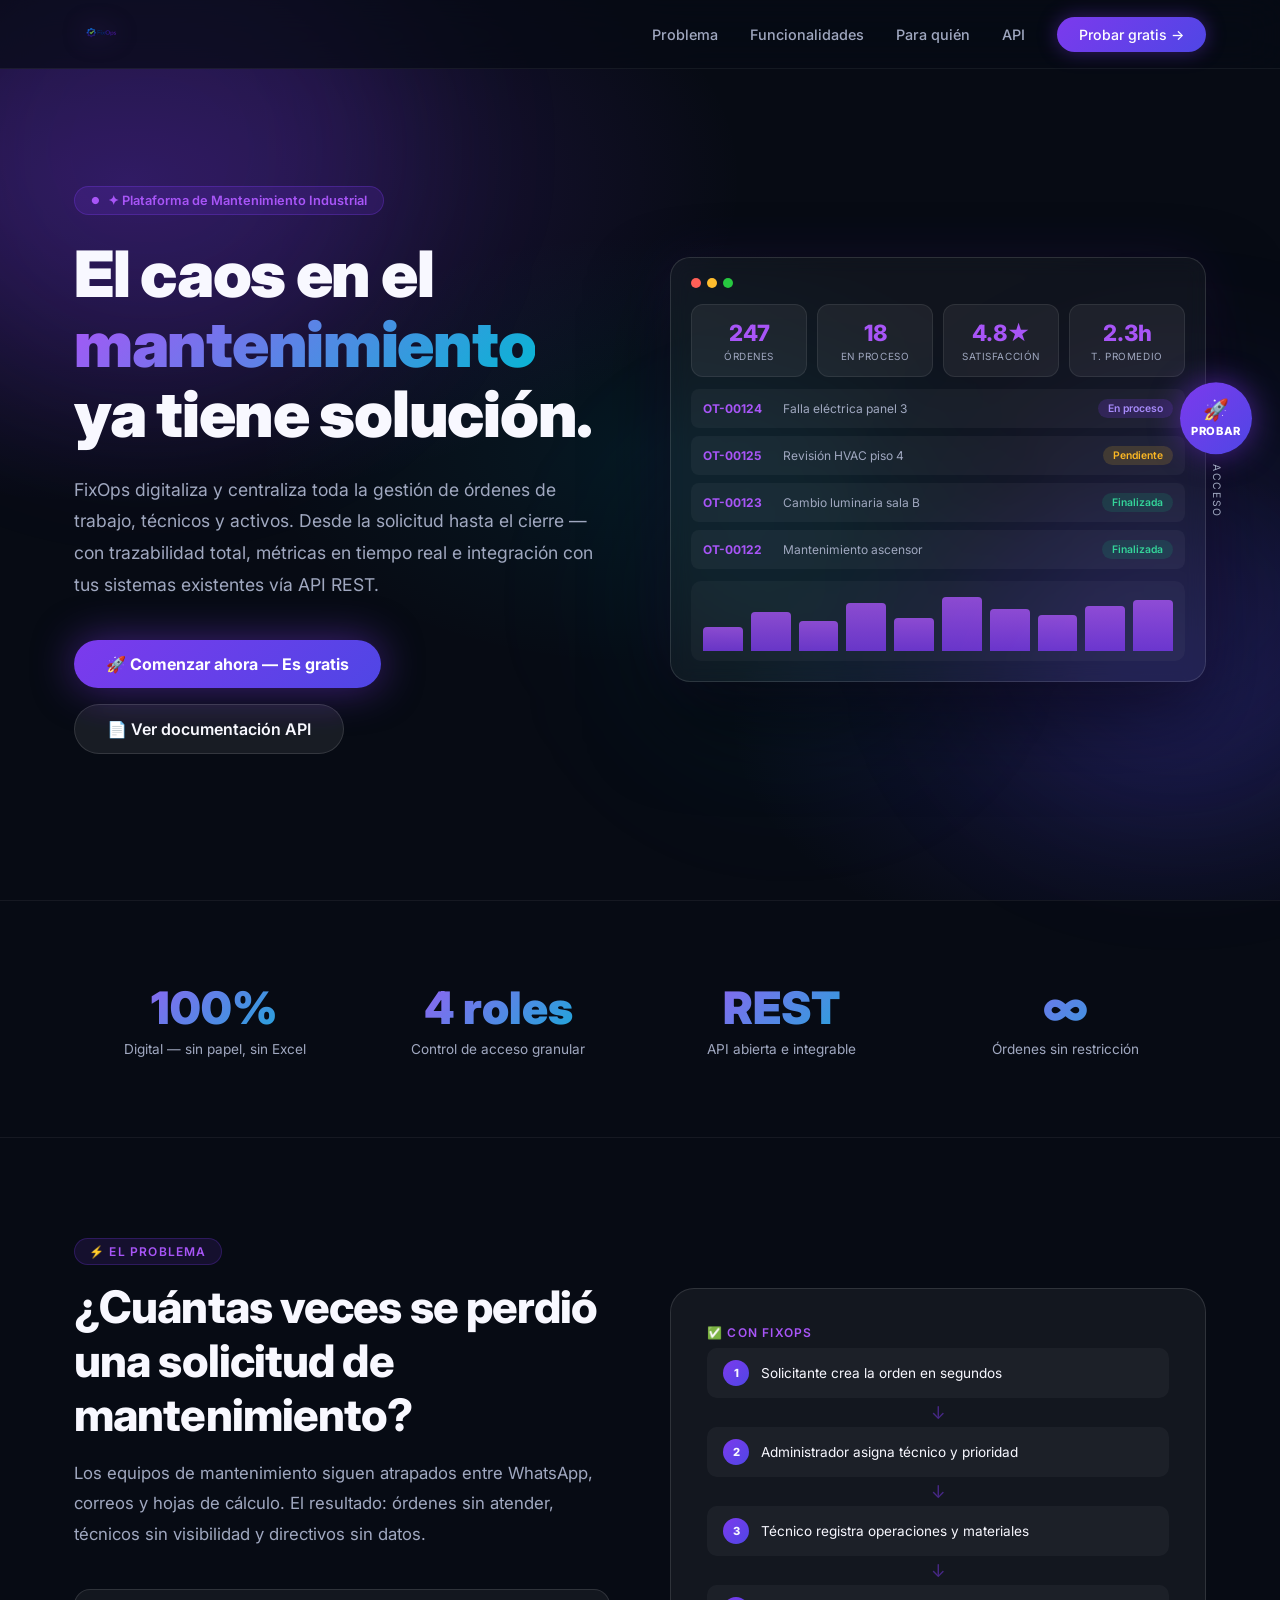
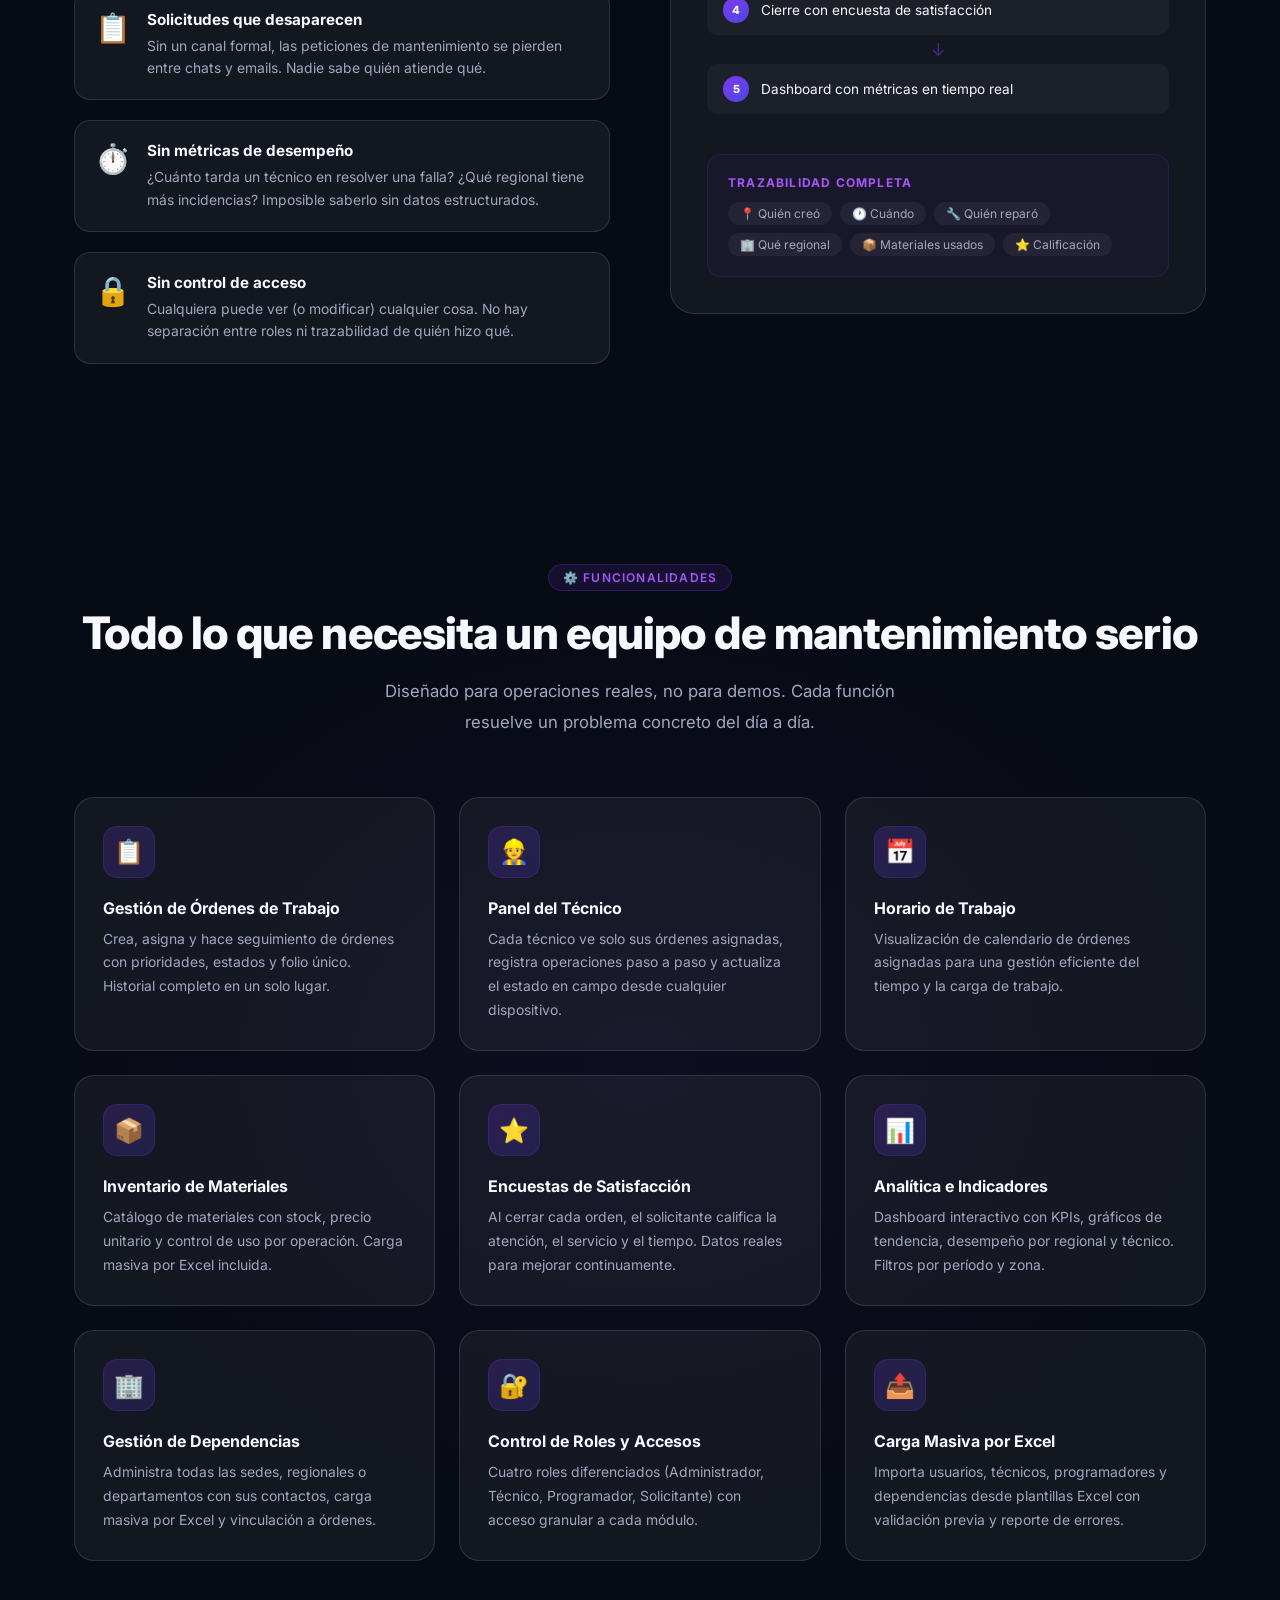
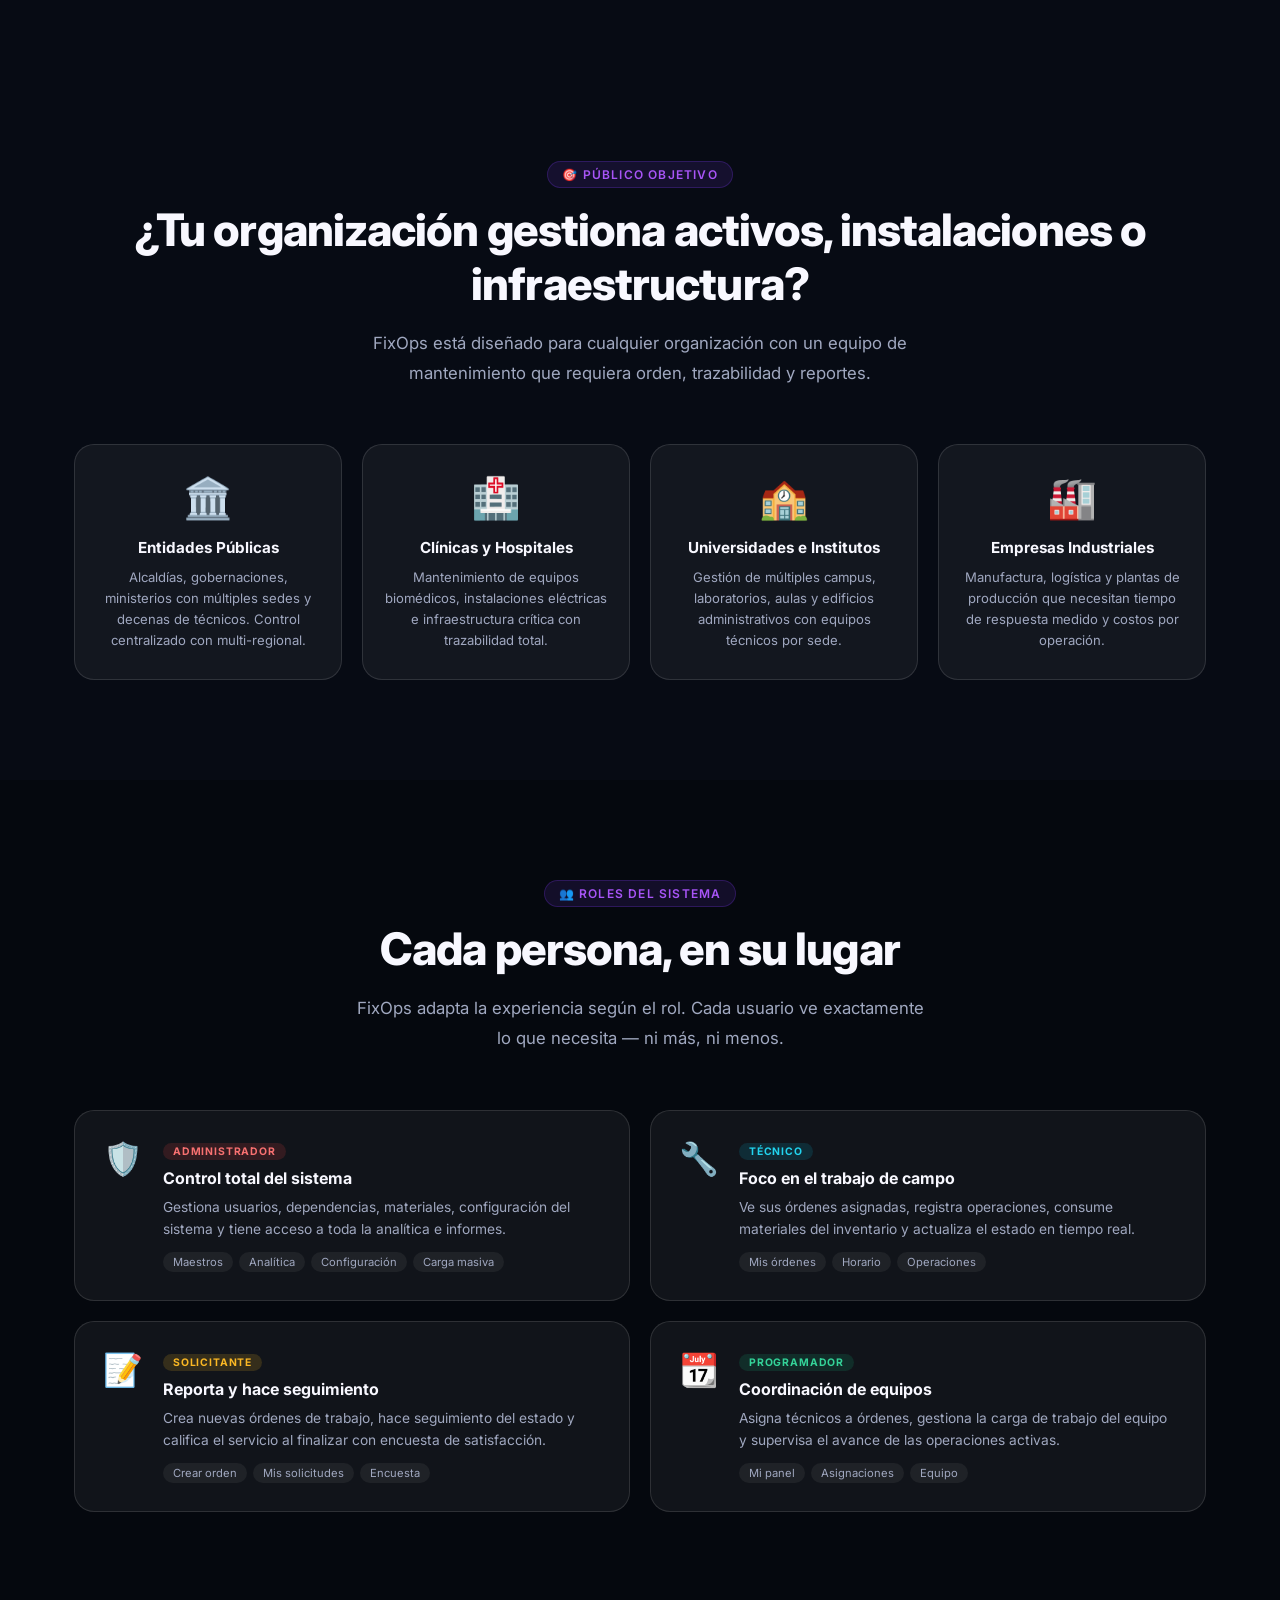
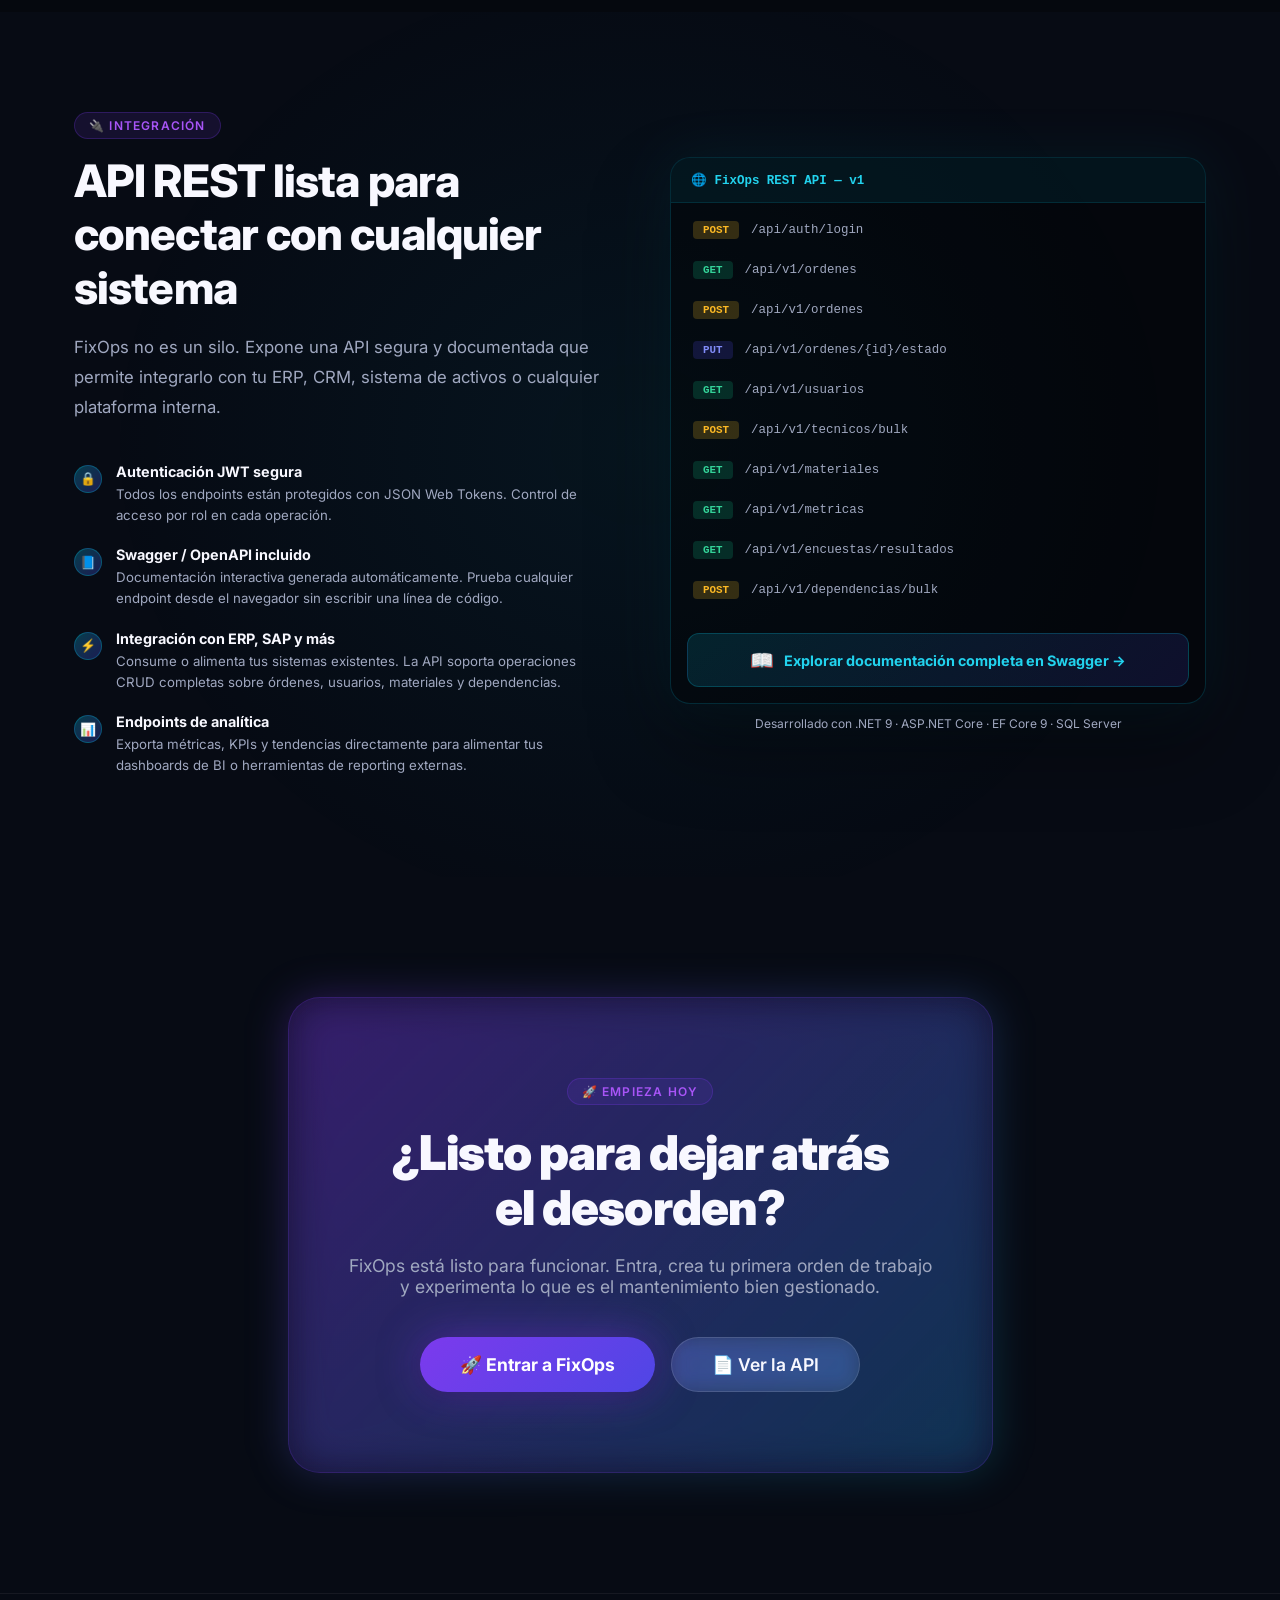
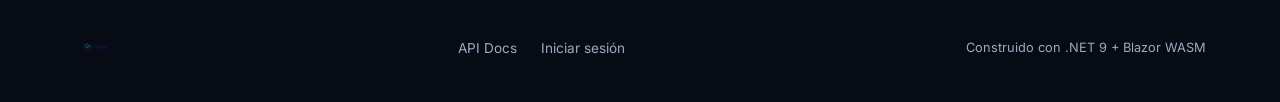
<file: Mantenimiento.Web/wwwroot/landing.html>
<!DOCTYPE html>
<html lang="es">
<head>
  <meta charset="UTF-8" />
  <meta name="viewport" content="width=device-width, initial-scale=1.0" />
  <title>FixOps — Sistema Inteligente de Gestión de Mantenimiento</title>
  <link rel="preconnect" href="https://fonts.googleapis.com" />
  <link rel="preconnect" href="https://fonts.gstatic.com" crossorigin />
  <link href="https://fonts.googleapis.com/css2?family=Inter:wght@300;400;500;600;700;800;900&display=swap" rel="stylesheet" />
  <style>
    *, *::before, *::after { box-sizing: border-box; margin: 0; padding: 0; }

    :root {
      --purple: #7C3AED;
      --purple-light: #A855F7;
      --purple-dark: #5B21B6;
      --indigo: #4F46E5;
      --blue: #2563EB;
      --cyan: #06B6D4;
      --glass: rgba(255,255,255,0.07);
      --glass-border: rgba(255,255,255,0.12);
      --text: #F8F8FF;
      --text-muted: #A0A8C0;
      --card-bg: rgba(255,255,255,0.05);
    }

    html { scroll-behavior: smooth; }

    body {
      font-family: 'Inter', sans-serif;
      background: #070B14;
      color: var(--text);
      overflow-x: hidden;
    }

    /* ── ANIMATED BACKGROUND ── */
    .bg-mesh {
      position: fixed; inset: 0; z-index: 0; pointer-events: none;
      background:
        radial-gradient(ellipse 80% 60% at 10% 20%, rgba(124,58,237,0.25) 0%, transparent 60%),
        radial-gradient(ellipse 60% 50% at 90% 80%, rgba(79,70,229,0.2) 0%, transparent 55%),
        radial-gradient(ellipse 50% 40% at 50% 50%, rgba(6,182,212,0.08) 0%, transparent 60%),
        #070B14;
    }
    .orb {
      position: fixed; border-radius: 50%; filter: blur(80px); pointer-events: none; z-index: 0;
      animation: float 12s ease-in-out infinite;
    }
    .orb-1 { width: 500px; height: 500px; top: -100px; left: -100px; background: rgba(124,58,237,0.15); animation-delay: 0s; }
    .orb-2 { width: 400px; height: 400px; bottom: 100px; right: -100px; background: rgba(79,70,229,0.15); animation-delay: -4s; }
    .orb-3 { width: 300px; height: 300px; top: 50%; left: 50%; background: rgba(6,182,212,0.08); animation-delay: -8s; }

    @keyframes float {
      0%, 100% { transform: translateY(0) scale(1); }
      50%       { transform: translateY(-40px) scale(1.05); }
    }

    /* ── LAYOUT ── */
    .container { max-width: 1180px; margin: 0 auto; padding: 0 24px; position: relative; z-index: 1; }

    /* ── FLOATING CTA ── */
    .floating-cta {
      position: fixed; right: 28px; top: 50%; transform: translateY(-50%);
      z-index: 999; display: flex; flex-direction: column; align-items: center; gap: 10px;
    }
    .floating-cta a {
      display: flex; flex-direction: column; align-items: center; justify-content: center;
      width: 72px; height: 72px; border-radius: 50%;
      background: linear-gradient(135deg, var(--purple), var(--indigo));
      color: #fff; font-weight: 800; font-size: 0.7rem; text-decoration: none;
      letter-spacing: 0.05em; text-transform: uppercase; line-height: 1.2; text-align: center;
      box-shadow: 0 0 30px rgba(124,58,237,0.6), 0 4px 20px rgba(0,0,0,0.4);
      transition: transform 0.2s, box-shadow 0.2s;
      animation: pulse-cta 2.5s ease-in-out infinite;
    }
    .floating-cta a span { font-size: 1.3rem; display: block; margin-bottom: 2px; }
    .floating-cta a:hover { transform: scale(1.1); box-shadow: 0 0 50px rgba(124,58,237,0.8), 0 8px 30px rgba(0,0,0,0.5); }
    .floating-label { font-size: 0.65rem; color: var(--text-muted); writing-mode: vertical-rl; text-orientation: mixed; letter-spacing: 0.15em; text-transform: uppercase; }

    @keyframes pulse-cta {
      0%, 100% { box-shadow: 0 0 30px rgba(124,58,237,0.6), 0 4px 20px rgba(0,0,0,0.4); }
      50%       { box-shadow: 0 0 60px rgba(124,58,237,0.9), 0 8px 40px rgba(0,0,0,0.5); }
    }

    /* ── NAV ── */
    nav {
      position: fixed; top: 0; left: 0; right: 0; z-index: 100;
      padding: 16px 0;
      background: rgba(7,11,20,0.7);
      backdrop-filter: blur(20px);
      border-bottom: 1px solid rgba(255,255,255,0.06);
      transition: background 0.3s;
    }
    nav .inner { display: flex; align-items: center; justify-content: space-between; }
    nav img { height: 36px; filter: drop-shadow(0 0 12px rgba(168,85,247,0.5)); }
    nav .nav-links { display: flex; align-items: center; gap: 32px; }
    nav .nav-links a { color: var(--text-muted); text-decoration: none; font-size: 0.9rem; font-weight: 500; transition: color 0.2s; }
    nav .nav-links a:hover { color: #fff; }
    .btn-nav {
      padding: 9px 22px; border-radius: 50px;
      background: linear-gradient(135deg, var(--purple), var(--indigo));
      color: #fff !important; font-weight: 600; font-size: 0.88rem !important;
      box-shadow: 0 0 20px rgba(124,58,237,0.4);
      transition: box-shadow 0.2s, transform 0.2s !important;
    }
    .btn-nav:hover { box-shadow: 0 0 35px rgba(124,58,237,0.7) !important; transform: translateY(-1px); }

    /* ── HERO ── */
    .hero {
      min-height: 100vh; display: flex; align-items: center;
      padding: 120px 0 80px;
    }
    .hero-grid { display: grid; grid-template-columns: 1fr 1fr; gap: 60px; align-items: center; }
    .badge {
      display: inline-flex; align-items: center; gap: 8px;
      background: rgba(124,58,237,0.15); border: 1px solid rgba(124,58,237,0.3);
      border-radius: 50px; padding: 6px 16px; font-size: 0.8rem; font-weight: 600;
      color: var(--purple-light); margin-bottom: 24px;
      animation: fadeUp 0.6s ease both;
    }
    .badge::before { content: '●'; font-size: 0.6rem; animation: blink 1.5s ease infinite; }
    @keyframes blink { 0%,100%{opacity:1} 50%{opacity:0.3} }

    h1 {
      font-size: clamp(2.6rem, 5vw, 4rem); font-weight: 900; line-height: 1.1;
      letter-spacing: -0.02em; margin-bottom: 24px;
      animation: fadeUp 0.6s 0.1s ease both;
    }
    h1 .gradient-text {
      background: linear-gradient(135deg, var(--purple-light), var(--cyan));
      -webkit-background-clip: text; -webkit-text-fill-color: transparent; background-clip: text;
    }
    .hero-desc {
      font-size: 1.1rem; color: var(--text-muted); line-height: 1.8;
      margin-bottom: 40px; max-width: 520px;
      animation: fadeUp 0.6s 0.2s ease both;
    }
    .hero-buttons { display: flex; gap: 16px; flex-wrap: wrap; animation: fadeUp 0.6s 0.3s ease both; }
    .btn-primary {
      padding: 14px 32px; border-radius: 50px; font-weight: 700; font-size: 1rem;
      background: linear-gradient(135deg, var(--purple), var(--indigo));
      color: #fff; text-decoration: none; display: inline-flex; align-items: center; gap: 8px;
      box-shadow: 0 0 40px rgba(124,58,237,0.5), 0 4px 20px rgba(0,0,0,0.3);
      transition: transform 0.2s, box-shadow 0.2s;
    }
    .btn-primary:hover { transform: translateY(-2px); box-shadow: 0 0 60px rgba(124,58,237,0.7), 0 8px 30px rgba(0,0,0,0.4); }
    .btn-secondary {
      padding: 14px 32px; border-radius: 50px; font-weight: 600; font-size: 1rem;
      border: 1px solid var(--glass-border); color: var(--text);
      text-decoration: none; display: inline-flex; align-items: center; gap: 8px;
      background: var(--glass); backdrop-filter: blur(10px);
      transition: border-color 0.2s, background 0.2s, transform 0.2s;
    }
    .btn-secondary:hover { border-color: rgba(124,58,237,0.5); background: rgba(124,58,237,0.1); transform: translateY(-2px); }

    /* ── HERO VISUAL ── */
    .hero-visual { position: relative; animation: fadeUp 0.6s 0.25s ease both; }
    .dashboard-mockup {
      background: rgba(255,255,255,0.04);
      border: 1px solid var(--glass-border);
      border-radius: 20px;
      padding: 20px;
      backdrop-filter: blur(10px);
      box-shadow: 0 40px 80px rgba(0,0,0,0.5), 0 0 60px rgba(124,58,237,0.1);
    }
    .mockup-bar { display: flex; gap: 6px; margin-bottom: 16px; }
    .mockup-dot { width: 10px; height: 10px; border-radius: 50%; }
    .d-red { background: #FF5F57; }
    .d-yellow { background: #FFBD2E; }
    .d-green { background: #27C840; }
    .mockup-content { display: flex; flex-direction: column; gap: 12px; }
    .kpi-row { display: grid; grid-template-columns: repeat(4, 1fr); gap: 10px; }
    .kpi-card {
      background: rgba(255,255,255,0.06); border: 1px solid rgba(255,255,255,0.08);
      border-radius: 12px; padding: 14px 12px; text-align: center;
    }
    .kpi-card .kpi-val { font-size: 1.4rem; font-weight: 800; color: var(--purple-light); }
    .kpi-card .kpi-lbl { font-size: 0.62rem; color: var(--text-muted); margin-top: 4px; text-transform: uppercase; letter-spacing: 0.06em; }
    .order-list { display: flex; flex-direction: column; gap: 8px; }
    .order-row {
      display: flex; align-items: center; gap: 10px;
      background: rgba(255,255,255,0.04); border-radius: 8px; padding: 10px 12px;
      font-size: 0.75rem; color: var(--text-muted);
    }
    .order-row .folio { color: var(--purple-light); font-weight: 700; width: 70px; flex-shrink: 0; }
    .order-row .desc { flex: 1; }
    .status-chip {
      padding: 3px 10px; border-radius: 50px; font-size: 0.65rem; font-weight: 600; flex-shrink: 0;
    }
    .s-p { background: rgba(251,191,36,0.15); color: #FBB824; }
    .s-e { background: rgba(124,58,237,0.2); color: #A78BFA; }
    .s-f { background: rgba(16,185,129,0.15); color: #34D399; }
    .chart-placeholder {
      height: 80px; background: rgba(255,255,255,0.03); border-radius: 10px;
      display: flex; align-items: flex-end; padding: 10px 12px; gap: 8px; overflow: hidden;
    }
    .bar { border-radius: 4px 4px 0 0; background: linear-gradient(to top, var(--purple), var(--purple-light)); flex: 1; opacity: 0.8; }

    /* ── STATS ── */
    .stats-section { padding: 60px 0; border-top: 1px solid rgba(255,255,255,0.06); border-bottom: 1px solid rgba(255,255,255,0.06); }
    .stats-grid { display: grid; grid-template-columns: repeat(4, 1fr); gap: 2px; }
    .stat-item { text-align: center; padding: 20px; }
    .stat-num { font-size: 2.8rem; font-weight: 900; background: linear-gradient(135deg, var(--purple-light), var(--cyan)); -webkit-background-clip: text; -webkit-text-fill-color: transparent; background-clip: text; }
    .stat-lbl { font-size: 0.85rem; color: var(--text-muted); margin-top: 6px; }

    /* ── SECTIONS SHARED ── */
    section { padding: 100px 0; }
    .section-tag {
      display: inline-flex; align-items: center; gap: 6px;
      background: rgba(124,58,237,0.12); border: 1px solid rgba(124,58,237,0.25);
      border-radius: 50px; padding: 5px 14px; font-size: 0.75rem; font-weight: 600;
      color: var(--purple-light); text-transform: uppercase; letter-spacing: 0.1em; margin-bottom: 16px;
    }
    .section-title { font-size: clamp(1.8rem, 3.5vw, 2.8rem); font-weight: 800; line-height: 1.2; margin-bottom: 16px; letter-spacing: -0.02em; }
    .section-desc { font-size: 1.05rem; color: var(--text-muted); line-height: 1.8; max-width: 580px; }
    .text-center { text-align: center; }
    .text-center .section-desc { margin: 0 auto; }

    /* ── PROBLEM ── */
    .problem-grid { display: grid; grid-template-columns: 1fr 1fr; gap: 60px; align-items: center; }
    .pain-list { display: flex; flex-direction: column; gap: 20px; margin-top: 40px; }
    .pain-item {
      display: flex; gap: 16px; align-items: flex-start;
      background: var(--card-bg); border: 1px solid var(--glass-border);
      border-radius: 16px; padding: 20px;
      transition: border-color 0.3s, background 0.3s;
    }
    .pain-item:hover { border-color: rgba(124,58,237,0.3); background: rgba(124,58,237,0.05); }
    .pain-icon { font-size: 1.8rem; flex-shrink: 0; }
    .pain-title { font-weight: 700; font-size: 0.95rem; margin-bottom: 6px; }
    .pain-desc { font-size: 0.87rem; color: var(--text-muted); line-height: 1.6; }
    .solution-visual {
      background: var(--card-bg); border: 1px solid var(--glass-border);
      border-radius: 24px; padding: 36px; display: flex; flex-direction: column; gap: 20px;
    }
    .solution-tag { font-size: 0.75rem; color: var(--purple-light); font-weight: 600; text-transform: uppercase; letter-spacing: 0.1em; margin-bottom: 8px; }
    .solution-flow { display: flex; flex-direction: column; gap: 4px; }
    .flow-step {
      display: flex; align-items: center; gap: 12px;
      background: rgba(255,255,255,0.04); border-radius: 10px; padding: 12px 16px;
      font-size: 0.85rem;
    }
    .flow-step .step-num { width: 26px; height: 26px; border-radius: 50%; background: linear-gradient(135deg, var(--purple), var(--indigo)); display: flex; align-items: center; justify-content: center; font-size: 0.7rem; font-weight: 800; flex-shrink: 0; }
    .flow-arrow { text-align: center; color: rgba(124,58,237,0.5); font-size: 1.1rem; }

    /* ── FEATURES ── */
    .features-section { background: radial-gradient(ellipse 70% 60% at 50% 50%, rgba(124,58,237,0.06) 0%, transparent 70%); }
    .features-grid { display: grid; grid-template-columns: repeat(3, 1fr); gap: 24px; margin-top: 60px; }
    .feature-card {
      background: var(--card-bg); border: 1px solid var(--glass-border);
      border-radius: 20px; padding: 28px; position: relative; overflow: hidden;
      transition: border-color 0.3s, transform 0.3s, box-shadow 0.3s;
    }
    .feature-card::before {
      content: ''; position: absolute; top: 0; left: 0; right: 0; height: 1px;
      background: linear-gradient(90deg, transparent, rgba(124,58,237,0.5), transparent);
      opacity: 0; transition: opacity 0.3s;
    }
    .feature-card:hover { border-color: rgba(124,58,237,0.3); transform: translateY(-4px); box-shadow: 0 20px 50px rgba(0,0,0,0.3), 0 0 30px rgba(124,58,237,0.1); }
    .feature-card:hover::before { opacity: 1; }
    .feature-icon {
      width: 52px; height: 52px; border-radius: 14px; margin-bottom: 20px;
      background: linear-gradient(135deg, rgba(124,58,237,0.2), rgba(79,70,229,0.2));
      border: 1px solid rgba(124,58,237,0.2); display: flex; align-items: center; justify-content: center;
      font-size: 1.5rem;
    }
    .feature-card h3 { font-size: 1rem; font-weight: 700; margin-bottom: 10px; }
    .feature-card p { font-size: 0.87rem; color: var(--text-muted); line-height: 1.7; }

    /* ── AUDIENCE ── */
    .audience-grid { display: grid; grid-template-columns: repeat(4, 1fr); gap: 20px; margin-top: 56px; }
    .audience-card {
      background: var(--card-bg); border: 1px solid var(--glass-border);
      border-radius: 20px; padding: 28px 22px; text-align: center;
      transition: border-color 0.3s, transform 0.3s;
    }
    .audience-card:hover { border-color: rgba(124,58,237,0.4); transform: translateY(-4px); }
    .audience-emoji { font-size: 2.5rem; margin-bottom: 16px; display: block; }
    .audience-card h3 { font-size: 0.95rem; font-weight: 700; margin-bottom: 10px; }
    .audience-card p { font-size: 0.82rem; color: var(--text-muted); line-height: 1.6; }

    /* ── ROLES ── */
    .roles-section { background: rgba(0,0,0,0.3); }
    .roles-grid { display: grid; grid-template-columns: repeat(2, 1fr); gap: 20px; margin-top: 56px; }
    .role-card {
      display: flex; gap: 20px; align-items: flex-start;
      background: var(--card-bg); border: 1px solid var(--glass-border);
      border-radius: 20px; padding: 28px;
      transition: border-color 0.3s;
    }
    .role-card:hover { border-color: rgba(124,58,237,0.3); }
    .role-icon { font-size: 2rem; flex-shrink: 0; }
    .role-badge { display: inline-block; padding: 2px 10px; border-radius: 50px; font-size: 0.65rem; font-weight: 700; text-transform: uppercase; letter-spacing: 0.08em; margin-bottom: 8px; }
    .rb-admin { background: rgba(239,68,68,0.15); color: #F87171; }
    .rb-tech { background: rgba(6,182,212,0.15); color: #22D3EE; }
    .rb-sol { background: rgba(251,191,36,0.15); color: #FBB824; }
    .rb-prog { background: rgba(16,185,129,0.15); color: #34D399; }
    .role-card h3 { font-size: 1rem; font-weight: 700; margin-bottom: 8px; }
    .role-card p { font-size: 0.86rem; color: var(--text-muted); line-height: 1.6; }
    .role-perms { display: flex; flex-wrap: wrap; gap: 6px; margin-top: 12px; }
    .perm-tag { background: rgba(255,255,255,0.06); border-radius: 50px; padding: 3px 10px; font-size: 0.7rem; color: var(--text-muted); }

    /* ── API SECTION ── */
    .api-section { position: relative; overflow: hidden; }
    .api-section::before {
      content: ''; position: absolute; inset: 0;
      background: radial-gradient(ellipse 60% 80% at 50% 50%, rgba(6,182,212,0.06) 0%, transparent 70%);
    }
    .api-grid { display: grid; grid-template-columns: 1fr 1fr; gap: 60px; align-items: center; }
    .api-features { display: flex; flex-direction: column; gap: 20px; margin-top: 40px; }
    .api-feature { display: flex; gap: 14px; align-items: flex-start; }
    .api-check {
      width: 28px; height: 28px; border-radius: 50%; flex-shrink: 0; margin-top: 2px;
      background: linear-gradient(135deg, rgba(6,182,212,0.3), rgba(79,70,229,0.3));
      border: 1px solid rgba(6,182,212,0.3); display: flex; align-items: center; justify-content: center;
      font-size: 0.8rem;
    }
    .api-feature h4 { font-size: 0.9rem; font-weight: 700; margin-bottom: 4px; }
    .api-feature p { font-size: 0.83rem; color: var(--text-muted); line-height: 1.6; }

    .api-card {
      background: rgba(0,0,0,0.4); border: 1px solid rgba(6,182,212,0.2);
      border-radius: 20px; overflow: hidden;
      box-shadow: 0 0 60px rgba(6,182,212,0.08), 0 40px 80px rgba(0,0,0,0.4);
    }
    .api-card-header {
      background: rgba(6,182,212,0.08); border-bottom: 1px solid rgba(6,182,212,0.15);
      padding: 14px 20px; display: flex; align-items: center; gap: 10px;
    }
    .api-card-header span { font-size: 0.78rem; color: #22D3EE; font-weight: 600; font-family: monospace; }
    .api-pill { padding: 3px 10px; border-radius: 4px; font-size: 0.68rem; font-weight: 700; font-family: monospace; }
    .m-get { background: rgba(16,185,129,0.2); color: #34D399; }
    .m-post { background: rgba(251,191,36,0.2); color: #FBB824; }
    .m-put { background: rgba(79,70,229,0.2); color: #818CF8; }
    .m-del { background: rgba(239,68,68,0.2); color: #F87171; }
    .api-endpoints { padding: 8px; display: flex; flex-direction: column; gap: 2px; }
    .endpoint {
      display: flex; align-items: center; gap: 12px;
      padding: 10px 14px; border-radius: 8px; font-family: monospace;
      font-size: 0.78rem; color: var(--text-muted);
      transition: background 0.2s;
    }
    .endpoint:hover { background: rgba(255,255,255,0.04); }
    .endpoint .path { flex: 1; }
    .swagger-btn {
      display: flex; align-items: center; justify-content: center; gap: 10px;
      margin: 16px; padding: 14px; border-radius: 12px;
      background: linear-gradient(135deg, rgba(6,182,212,0.15), rgba(79,70,229,0.15));
      border: 1px solid rgba(6,182,212,0.25); color: #22D3EE;
      text-decoration: none; font-weight: 700; font-size: 0.9rem;
      transition: background 0.2s, border-color 0.2s, transform 0.2s;
    }
    .swagger-btn:hover { background: linear-gradient(135deg, rgba(6,182,212,0.25), rgba(79,70,229,0.25)); border-color: rgba(6,182,212,0.5); transform: translateY(-1px); }
    .swagger-icon { font-size: 1.2rem; }

    /* ── FINAL CTA ── */
    .cta-section { text-align: center; padding: 120px 0; }
    .cta-glow {
      position: relative; display: inline-block;
      background: linear-gradient(135deg, rgba(124,58,237,0.15), rgba(79,70,229,0.15));
      border: 1px solid rgba(124,58,237,0.2);
      border-radius: 32px; padding: 80px 60px;
      backdrop-filter: blur(10px);
    }
    .cta-glow::before {
      content: ''; position: absolute; inset: -1px; border-radius: 32px;
      background: linear-gradient(135deg, rgba(124,58,237,0.3), rgba(6,182,212,0.2));
      z-index: -1; filter: blur(20px);
    }
    .cta-section h2 { font-size: clamp(2rem, 4vw, 3rem); font-weight: 900; line-height: 1.15; margin-bottom: 20px; letter-spacing: -0.02em; }
    .cta-section p { font-size: 1.1rem; color: var(--text-muted); margin-bottom: 40px; }
    .cta-buttons { display: flex; gap: 16px; justify-content: center; flex-wrap: wrap; }

    /* ── FOOTER ── */
    footer {
      border-top: 1px solid rgba(255,255,255,0.06);
      padding: 40px 0; color: var(--text-muted); font-size: 0.85rem;
    }
    footer .inner { display: flex; align-items: center; justify-content: space-between; }
    footer img { height: 28px; opacity: 0.6; }
    footer .footer-links { display: flex; gap: 24px; }
    footer .footer-links a { color: var(--text-muted); text-decoration: none; transition: color 0.2s; }
    footer .footer-links a:hover { color: #fff; }

    /* ── ANIMATIONS ── */
    @keyframes fadeUp {
      from { opacity: 0; transform: translateY(24px); }
      to   { opacity: 1; transform: translateY(0); }
    }
    .reveal { opacity: 0; transform: translateY(30px); transition: opacity 0.6s ease, transform 0.6s ease; }
    .reveal.visible { opacity: 1; transform: translateY(0); }

    /* ── RESPONSIVE ── */
    @media (max-width: 900px) {
      .hero-grid, .problem-grid, .api-grid { grid-template-columns: 1fr; }
      .hero-visual { display: none; }
      .features-grid { grid-template-columns: repeat(2, 1fr); }
      .audience-grid { grid-template-columns: repeat(2, 1fr); }
      .roles-grid { grid-template-columns: 1fr; }
      .stats-grid { grid-template-columns: repeat(2, 1fr); }
      .floating-cta { display: none; }
      nav .nav-links { gap: 16px; }
    }
    @media (max-width: 600px) {
      .features-grid, .audience-grid { grid-template-columns: 1fr; }
      nav .nav-links a:not(.btn-nav) { display: none; }
      .cta-glow { padding: 50px 24px; }
    }
  </style>
</head>
<body>

  <div class="bg-mesh"></div>
  <div class="orb orb-1"></div>
  <div class="orb orb-2"></div>
  <div class="orb orb-3"></div>

  <!-- FLOATING CTA -->
  <div class="floating-cta">
    <a href="/login">
      <span>🚀</span>
      Probar
    </a>
    <span class="floating-label">Acceso</span>
  </div>

  <!-- NAV -->
  <nav>
    <div class="container inner">
      <img src="fixops-logo.png" alt="FixOps" />
      <div class="nav-links">
        <a href="#problema">Problema</a>
        <a href="#funcionalidades">Funcionalidades</a>
        <a href="#audiencia">Para quién</a>
        <a href="#api">API</a>
        <a href="/login" class="btn-nav">Probar gratis →</a>
      </div>
    </div>
  </nav>

  <!-- HERO -->
  <section class="hero">
    <div class="container">
      <div class="hero-grid">
        <div>
          <div class="badge">✦ Plataforma de Mantenimiento Industrial</div>
          <h1>El caos en el<br/><span class="gradient-text">mantenimiento</span><br/>ya tiene solución.</h1>
          <p class="hero-desc">
            FixOps digitaliza y centraliza toda la gestión de órdenes de trabajo, técnicos y activos.
            Desde la solicitud hasta el cierre — con trazabilidad total, métricas en tiempo real
            e integración con tus sistemas existentes vía API REST.
          </p>
          <div class="hero-buttons">
            <a href="/login" class="btn-primary">🚀 Comenzar ahora — Es gratis</a>
            <a href="http://localhost:5284/swagger" target="_blank" class="btn-secondary">📄 Ver documentación API</a>
          </div>
        </div>
        <div class="hero-visual">
          <div class="dashboard-mockup">
            <div class="mockup-bar">
              <div class="mockup-dot d-red"></div>
              <div class="mockup-dot d-yellow"></div>
              <div class="mockup-dot d-green"></div>
            </div>
            <div class="mockup-content">
              <div class="kpi-row">
                <div class="kpi-card"><div class="kpi-val">247</div><div class="kpi-lbl">Órdenes</div></div>
                <div class="kpi-card"><div class="kpi-val">18</div><div class="kpi-lbl">En proceso</div></div>
                <div class="kpi-card"><div class="kpi-val">4.8★</div><div class="kpi-lbl">Satisfacción</div></div>
                <div class="kpi-card"><div class="kpi-val">2.3h</div><div class="kpi-lbl">T. promedio</div></div>
              </div>
              <div class="order-list">
                <div class="order-row"><span class="folio">OT-00124</span><span class="desc">Falla eléctrica panel 3</span><span class="status-chip s-e">En proceso</span></div>
                <div class="order-row"><span class="folio">OT-00125</span><span class="desc">Revisión HVAC piso 4</span><span class="status-chip s-p">Pendiente</span></div>
                <div class="order-row"><span class="folio">OT-00123</span><span class="desc">Cambio luminaria sala B</span><span class="status-chip s-f">Finalizada</span></div>
                <div class="order-row"><span class="folio">OT-00122</span><span class="desc">Mantenimiento ascensor</span><span class="status-chip s-f">Finalizada</span></div>
              </div>
              <div class="chart-placeholder">
                <div class="bar" style="height:40%"></div>
                <div class="bar" style="height:65%"></div>
                <div class="bar" style="height:50%"></div>
                <div class="bar" style="height:80%"></div>
                <div class="bar" style="height:55%"></div>
                <div class="bar" style="height:90%"></div>
                <div class="bar" style="height:70%"></div>
                <div class="bar" style="height:60%"></div>
                <div class="bar" style="height:75%"></div>
                <div class="bar" style="height:85%"></div>
              </div>
            </div>
          </div>
        </div>
      </div>
    </div>
  </section>

  <!-- STATS -->
  <div class="stats-section">
    <div class="container">
      <div class="stats-grid">
        <div class="stat-item reveal">
          <div class="stat-num">100%</div>
          <div class="stat-lbl">Digital — sin papel, sin Excel</div>
        </div>
        <div class="stat-item reveal">
          <div class="stat-num">4 roles</div>
          <div class="stat-lbl">Control de acceso granular</div>
        </div>
        <div class="stat-item reveal">
          <div class="stat-num">REST</div>
          <div class="stat-lbl">API abierta e integrable</div>
        </div>
        <div class="stat-item reveal">
          <div class="stat-num">∞</div>
          <div class="stat-lbl">Órdenes sin restricción</div>
        </div>
      </div>
    </div>
  </div>

  <!-- PROBLEMA -->
  <section id="problema">
    <div class="container">
      <div class="problem-grid">
        <div>
          <div class="section-tag">⚡ El problema</div>
          <h2 class="section-title">¿Cuántas veces se perdió una solicitud de mantenimiento?</h2>
          <p class="section-desc">Los equipos de mantenimiento siguen atrapados entre WhatsApp, correos y hojas de cálculo. El resultado: órdenes sin atender, técnicos sin visibilidad y directivos sin datos.</p>
          <div class="pain-list">
            <div class="pain-item reveal">
              <div class="pain-icon">📋</div>
              <div>
                <div class="pain-title">Solicitudes que desaparecen</div>
                <div class="pain-desc">Sin un canal formal, las peticiones de mantenimiento se pierden entre chats y emails. Nadie sabe quién atiende qué.</div>
              </div>
            </div>
            <div class="pain-item reveal">
              <div class="pain-icon">⏱️</div>
              <div>
                <div class="pain-title">Sin métricas de desempeño</div>
                <div class="pain-desc">¿Cuánto tarda un técnico en resolver una falla? ¿Qué regional tiene más incidencias? Imposible saberlo sin datos estructurados.</div>
              </div>
            </div>
            <div class="pain-item reveal">
              <div class="pain-icon">🔒</div>
              <div>
                <div class="pain-title">Sin control de acceso</div>
                <div class="pain-desc">Cualquiera puede ver (o modificar) cualquier cosa. No hay separación entre roles ni trazabilidad de quién hizo qué.</div>
              </div>
            </div>
          </div>
        </div>
        <div class="solution-visual reveal">
          <div>
            <div class="solution-tag">✅ Con FixOps</div>
            <div class="solution-flow">
              <div class="flow-step"><div class="step-num">1</div>Solicitante crea la orden en segundos</div>
              <div class="flow-arrow">↓</div>
              <div class="flow-step"><div class="step-num">2</div>Administrador asigna técnico y prioridad</div>
              <div class="flow-arrow">↓</div>
              <div class="flow-step"><div class="step-num">3</div>Técnico registra operaciones y materiales</div>
              <div class="flow-arrow">↓</div>
              <div class="flow-step"><div class="step-num">4</div>Cierre con encuesta de satisfacción</div>
              <div class="flow-arrow">↓</div>
              <div class="flow-step"><div class="step-num">5</div>Dashboard con métricas en tiempo real</div>
            </div>
          </div>
          <div style="background:rgba(124,58,237,0.06);border:1px solid rgba(124,58,237,0.15);border-radius:14px;padding:20px;margin-top:20px;">
            <div style="font-size:0.75rem;color:var(--purple-light);font-weight:700;text-transform:uppercase;letter-spacing:0.1em;margin-bottom:12px;">Trazabilidad completa</div>
            <div style="display:flex;gap:8px;flex-wrap:wrap;">
              <span style="background:rgba(255,255,255,0.05);border-radius:50px;padding:4px 12px;font-size:0.75rem;color:var(--text-muted);">📍 Quién creó</span>
              <span style="background:rgba(255,255,255,0.05);border-radius:50px;padding:4px 12px;font-size:0.75rem;color:var(--text-muted);">🕐 Cuándo</span>
              <span style="background:rgba(255,255,255,0.05);border-radius:50px;padding:4px 12px;font-size:0.75rem;color:var(--text-muted);">🔧 Quién reparó</span>
              <span style="background:rgba(255,255,255,0.05);border-radius:50px;padding:4px 12px;font-size:0.75rem;color:var(--text-muted);">🏢 Qué regional</span>
              <span style="background:rgba(255,255,255,0.05);border-radius:50px;padding:4px 12px;font-size:0.75rem;color:var(--text-muted);">📦 Materiales usados</span>
              <span style="background:rgba(255,255,255,0.05);border-radius:50px;padding:4px 12px;font-size:0.75rem;color:var(--text-muted);">⭐ Calificación</span>
            </div>
          </div>
        </div>
      </div>
    </div>
  </section>

  <!-- FUNCIONALIDADES -->
  <section id="funcionalidades" class="features-section">
    <div class="container">
      <div class="text-center">
        <div class="section-tag">⚙️ Funcionalidades</div>
        <h2 class="section-title">Todo lo que necesita un equipo de mantenimiento serio</h2>
        <p class="section-desc">Diseñado para operaciones reales, no para demos. Cada función resuelve un problema concreto del día a día.</p>
      </div>
      <div class="features-grid">
        <div class="feature-card reveal">
          <div class="feature-icon">📋</div>
          <h3>Gestión de Órdenes de Trabajo</h3>
          <p>Crea, asigna y hace seguimiento de órdenes con prioridades, estados y folio único. Historial completo en un solo lugar.</p>
        </div>
        <div class="feature-card reveal">
          <div class="feature-icon">👷</div>
          <h3>Panel del Técnico</h3>
          <p>Cada técnico ve solo sus órdenes asignadas, registra operaciones paso a paso y actualiza el estado en campo desde cualquier dispositivo.</p>
        </div>
        <div class="feature-card reveal">
          <div class="feature-icon">📅</div>
          <h3>Horario de Trabajo</h3>
          <p>Visualización de calendario de órdenes asignadas para una gestión eficiente del tiempo y la carga de trabajo.</p>
        </div>
        <div class="feature-card reveal">
          <div class="feature-icon">📦</div>
          <h3>Inventario de Materiales</h3>
          <p>Catálogo de materiales con stock, precio unitario y control de uso por operación. Carga masiva por Excel incluida.</p>
        </div>
        <div class="feature-card reveal">
          <div class="feature-icon">⭐</div>
          <h3>Encuestas de Satisfacción</h3>
          <p>Al cerrar cada orden, el solicitante califica la atención, el servicio y el tiempo. Datos reales para mejorar continuamente.</p>
        </div>
        <div class="feature-card reveal">
          <div class="feature-icon">📊</div>
          <h3>Analítica e Indicadores</h3>
          <p>Dashboard interactivo con KPIs, gráficos de tendencia, desempeño por regional y técnico. Filtros por período y zona.</p>
        </div>
        <div class="feature-card reveal">
          <div class="feature-icon">🏢</div>
          <h3>Gestión de Dependencias</h3>
          <p>Administra todas las sedes, regionales o departamentos con sus contactos, carga masiva por Excel y vinculación a órdenes.</p>
        </div>
        <div class="feature-card reveal">
          <div class="feature-icon">🔐</div>
          <h3>Control de Roles y Accesos</h3>
          <p>Cuatro roles diferenciados (Administrador, Técnico, Programador, Solicitante) con acceso granular a cada módulo.</p>
        </div>
        <div class="feature-card reveal">
          <div class="feature-icon">📤</div>
          <h3>Carga Masiva por Excel</h3>
          <p>Importa usuarios, técnicos, programadores y dependencias desde plantillas Excel con validación previa y reporte de errores.</p>
        </div>
      </div>
    </div>
  </section>

  <!-- AUDIENCIA -->
  <section id="audiencia">
    <div class="container">
      <div class="text-center">
        <div class="section-tag">🎯 Público objetivo</div>
        <h2 class="section-title">¿Tu organización gestiona activos, instalaciones o infraestructura?</h2>
        <p class="section-desc">FixOps está diseñado para cualquier organización con un equipo de mantenimiento que requiera orden, trazabilidad y reportes.</p>
      </div>
      <div class="audience-grid">
        <div class="audience-card reveal">
          <span class="audience-emoji">🏛️</span>
          <h3>Entidades Públicas</h3>
          <p>Alcaldías, gobernaciones, ministerios con múltiples sedes y decenas de técnicos. Control centralizado con multi-regional.</p>
        </div>
        <div class="audience-card reveal">
          <span class="audience-emoji">🏥</span>
          <h3>Clínicas y Hospitales</h3>
          <p>Mantenimiento de equipos biomédicos, instalaciones eléctricas e infraestructura crítica con trazabilidad total.</p>
        </div>
        <div class="audience-card reveal">
          <span class="audience-emoji">🏫</span>
          <h3>Universidades e Institutos</h3>
          <p>Gestión de múltiples campus, laboratorios, aulas y edificios administrativos con equipos técnicos por sede.</p>
        </div>
        <div class="audience-card reveal">
          <span class="audience-emoji">🏭</span>
          <h3>Empresas Industriales</h3>
          <p>Manufactura, logística y plantas de producción que necesitan tiempo de respuesta medido y costos por operación.</p>
        </div>
      </div>
    </div>
  </section>

  <!-- ROLES -->
  <section class="roles-section">
    <div class="container">
      <div class="text-center">
        <div class="section-tag">👥 Roles del sistema</div>
        <h2 class="section-title">Cada persona, en su lugar</h2>
        <p class="section-desc">FixOps adapta la experiencia según el rol. Cada usuario ve exactamente lo que necesita — ni más, ni menos.</p>
      </div>
      <div class="roles-grid">
        <div class="role-card reveal">
          <div class="role-icon">🛡️</div>
          <div>
            <span class="role-badge rb-admin">Administrador</span>
            <h3>Control total del sistema</h3>
            <p>Gestiona usuarios, dependencias, materiales, configuración del sistema y tiene acceso a toda la analítica e informes.</p>
            <div class="role-perms">
              <span class="perm-tag">Maestros</span><span class="perm-tag">Analítica</span><span class="perm-tag">Configuración</span><span class="perm-tag">Carga masiva</span>
            </div>
          </div>
        </div>
        <div class="role-card reveal">
          <div class="role-icon">🔧</div>
          <div>
            <span class="role-badge rb-tech">Técnico</span>
            <h3>Foco en el trabajo de campo</h3>
            <p>Ve sus órdenes asignadas, registra operaciones, consume materiales del inventario y actualiza el estado en tiempo real.</p>
            <div class="role-perms">
              <span class="perm-tag">Mis órdenes</span><span class="perm-tag">Horario</span><span class="perm-tag">Operaciones</span>
            </div>
          </div>
        </div>
        <div class="role-card reveal">
          <div class="role-icon">📝</div>
          <div>
            <span class="role-badge rb-sol">Solicitante</span>
            <h3>Reporta y hace seguimiento</h3>
            <p>Crea nuevas órdenes de trabajo, hace seguimiento del estado y califica el servicio al finalizar con encuesta de satisfacción.</p>
            <div class="role-perms">
              <span class="perm-tag">Crear orden</span><span class="perm-tag">Mis solicitudes</span><span class="perm-tag">Encuesta</span>
            </div>
          </div>
        </div>
        <div class="role-card reveal">
          <div class="role-icon">📆</div>
          <div>
            <span class="role-badge rb-prog">Programador</span>
            <h3>Coordinación de equipos</h3>
            <p>Asigna técnicos a órdenes, gestiona la carga de trabajo del equipo y supervisa el avance de las operaciones activas.</p>
            <div class="role-perms">
              <span class="perm-tag">Mi panel</span><span class="perm-tag">Asignaciones</span><span class="perm-tag">Equipo</span>
            </div>
          </div>
        </div>
      </div>
    </div>
  </section>

  <!-- API -->
  <section id="api" class="api-section">
    <div class="container">
      <div class="api-grid">
        <div>
          <div class="section-tag">🔌 Integración</div>
          <h2 class="section-title">API REST lista para conectar con cualquier sistema</h2>
          <p class="section-desc">FixOps no es un silo. Expone una API segura y documentada que permite integrarlo con tu ERP, CRM, sistema de activos o cualquier plataforma interna.</p>
          <div class="api-features">
            <div class="api-feature reveal">
              <div class="api-check">🔒</div>
              <div>
                <h4>Autenticación JWT segura</h4>
                <p>Todos los endpoints están protegidos con JSON Web Tokens. Control de acceso por rol en cada operación.</p>
              </div>
            </div>
            <div class="api-feature reveal">
              <div class="api-check">📘</div>
              <div>
                <h4>Swagger / OpenAPI incluido</h4>
                <p>Documentación interactiva generada automáticamente. Prueba cualquier endpoint desde el navegador sin escribir una línea de código.</p>
              </div>
            </div>
            <div class="api-feature reveal">
              <div class="api-check">⚡</div>
              <div>
                <h4>Integración con ERP, SAP y más</h4>
                <p>Consume o alimenta tus sistemas existentes. La API soporta operaciones CRUD completas sobre órdenes, usuarios, materiales y dependencias.</p>
              </div>
            </div>
            <div class="api-feature reveal">
              <div class="api-check">📊</div>
              <div>
                <h4>Endpoints de analítica</h4>
                <p>Exporta métricas, KPIs y tendencias directamente para alimentar tus dashboards de BI o herramientas de reporting externas.</p>
              </div>
            </div>
          </div>
        </div>
        <div class="reveal">
          <div class="api-card">
            <div class="api-card-header">
              <span>🌐 FixOps REST API — v1</span>
            </div>
            <div class="api-endpoints">
              <div class="endpoint"><span class="api-pill m-post">POST</span><span class="path">/api/auth/login</span></div>
              <div class="endpoint"><span class="api-pill m-get">GET</span><span class="path">/api/v1/ordenes</span></div>
              <div class="endpoint"><span class="api-pill m-post">POST</span><span class="path">/api/v1/ordenes</span></div>
              <div class="endpoint"><span class="api-pill m-put">PUT</span><span class="path">/api/v1/ordenes/{id}/estado</span></div>
              <div class="endpoint"><span class="api-pill m-get">GET</span><span class="path">/api/v1/usuarios</span></div>
              <div class="endpoint"><span class="api-pill m-post">POST</span><span class="path">/api/v1/tecnicos/bulk</span></div>
              <div class="endpoint"><span class="api-pill m-get">GET</span><span class="path">/api/v1/materiales</span></div>
              <div class="endpoint"><span class="api-pill m-get">GET</span><span class="path">/api/v1/metricas</span></div>
              <div class="endpoint"><span class="api-pill m-get">GET</span><span class="path">/api/v1/encuestas/resultados</span></div>
              <div class="endpoint"><span class="api-pill m-post">POST</span><span class="path">/api/v1/dependencias/bulk</span></div>
            </div>
            <a href="http://localhost:5284/swagger" target="_blank" class="swagger-btn">
              <span class="swagger-icon">📖</span>
              Explorar documentación completa en Swagger →
            </a>
          </div>
          <p style="text-align:center;font-size:0.75rem;color:var(--text-muted);margin-top:12px;">
            Desarrollado con .NET 9 · ASP.NET Core · EF Core 9 · SQL Server
          </p>
        </div>
      </div>
    </div>
  </section>

  <!-- FINAL CTA -->
  <section class="cta-section">
    <div class="container">
      <div class="cta-glow">
        <div class="section-tag" style="margin-bottom:20px;">🚀 Empieza hoy</div>
        <h2>¿Listo para dejar atrás<br/><span class="gradient-text">el desorden?</span></h2>
        <p>FixOps está listo para funcionar. Entra, crea tu primera orden de trabajo<br/>y experimenta lo que es el mantenimiento bien gestionado.</p>
        <div class="cta-buttons">
          <a href="/login" class="btn-primary" style="font-size:1.1rem;padding:16px 40px;">🚀 Entrar a FixOps</a>
          <a href="http://localhost:5284/swagger" target="_blank" class="btn-secondary" style="font-size:1.1rem;padding:16px 40px;">📄 Ver la API</a>
        </div>
      </div>
    </div>
  </section>

  <!-- FOOTER -->
  <footer>
    <div class="container inner">
      <img src="fixops-logo.png" alt="FixOps" />
      <div class="footer-links">
        <a href="http://localhost:5284/swagger" target="_blank">API Docs</a>
        <a href="/login">Iniciar sesión</a>
      </div>
      <div style="font-size:0.8rem;color:var(--text-muted);">
        Construido con .NET 9 + Blazor WASM
      </div>
    </div>
  </footer>

  <script>
    // Scroll reveal
    const observer = new IntersectionObserver((entries) => {
      entries.forEach(e => {
        if (e.isIntersecting) { e.target.classList.add('visible'); }
      });
    }, { threshold: 0.12 });

    document.querySelectorAll('.reveal').forEach(el => observer.observe(el));

    // Sticky nav opacity
    window.addEventListener('scroll', () => {
      const nav = document.querySelector('nav');
      if (window.scrollY > 50) {
        nav.style.background = 'rgba(7,11,20,0.95)';
      } else {
        nav.style.background = 'rgba(7,11,20,0.7)';
      }
    });
  </script>
</body>
</html>
</file>
